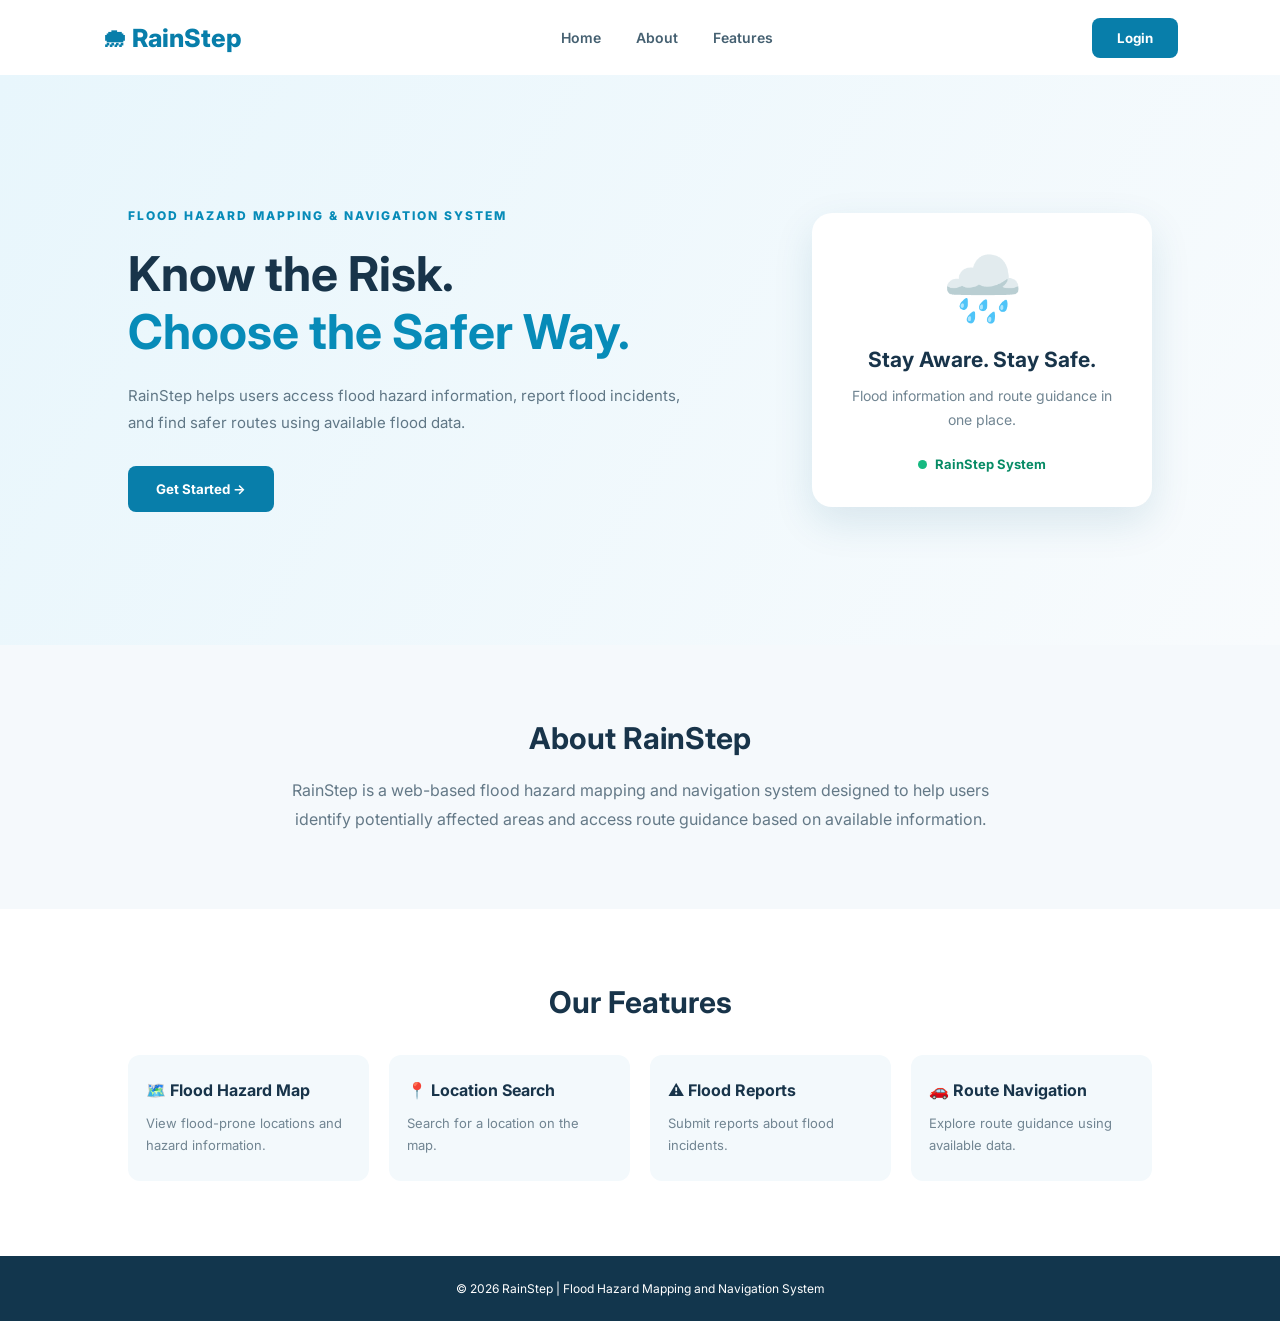
<file: index.html>
<!DOCTYPE html>
<html lang="en">
<head>
    <meta charset="UTF-8">
    <meta name="viewport" content="width=device-width, initial-scale=1.0">
    <title>RainStep | Flood Hazard Mapping</title>
    <link rel="stylesheet" href="style.css">
</head>
<body>

    <header class="navbar">
        <div class="logo">🌧 RainStep</div>
        <nav>
            <a href="#home">Home</a>
            <a href="#about">About</a>
            <a href="#features">Features</a>
        </nav>
        <button class="login-btn" onclick="showLogin()">Login</button>
    </header>

    <main class="hero" id="home">
        <div class="hero-content">
            <p class="tagline">FLOOD HAZARD MAPPING & NAVIGATION SYSTEM</p>
            <h1>Know the Risk.<br><span>Choose the Safer Way.</span></h1>
            <p>
                RainStep helps users access flood hazard information,
                report flood incidents, and find safer routes using
                available flood data.
            </p>
            <button class="start-btn" onclick="showLogin()">
                Get Started →
            </button>
        </div>

        <div class="hero-card">
            <div class="rain-icon">🌧️</div>
            <h2>Stay Aware. Stay Safe.</h2>
            <p>Flood information and route guidance in one place.</p>
            <div class="status">
                <span class="dot"></span> RainStep System
            </div>
        </div>
    </main>

    <section id="about" class="about">
        <h2>About RainStep</h2>
        <p>
            RainStep is a web-based flood hazard mapping and navigation
            system designed to help users identify potentially affected
            areas and access route guidance based on available information.
        </p>
    </section>

    <section id="features" class="features">
        <h2>Our Features</h2>
        <div class="feature-grid">
            <div class="feature-card">
                <h3>🗺️ Flood Hazard Map</h3>
                <p>View flood-prone locations and hazard information.</p>
            </div>
            <div class="feature-card">
                <h3>📍 Location Search</h3>
                <p>Search for a location on the map.</p>
            </div>
            <div class="feature-card">
                <h3>⚠️ Flood Reports</h3>
                <p>Submit reports about flood incidents.</p>
            </div>
            <div class="feature-card">
                <h3>🚗 Route Navigation</h3>
                <p>Explore route guidance using available data.</p>
            </div>
        </div>
    </section>

    <footer>
        <p>© 2026 RainStep | Flood Hazard Mapping and Navigation System</p>
    </footer>

    <script src="script.js"></script>
</body>
</html>
<script src="script.js" defer></script>
</file>
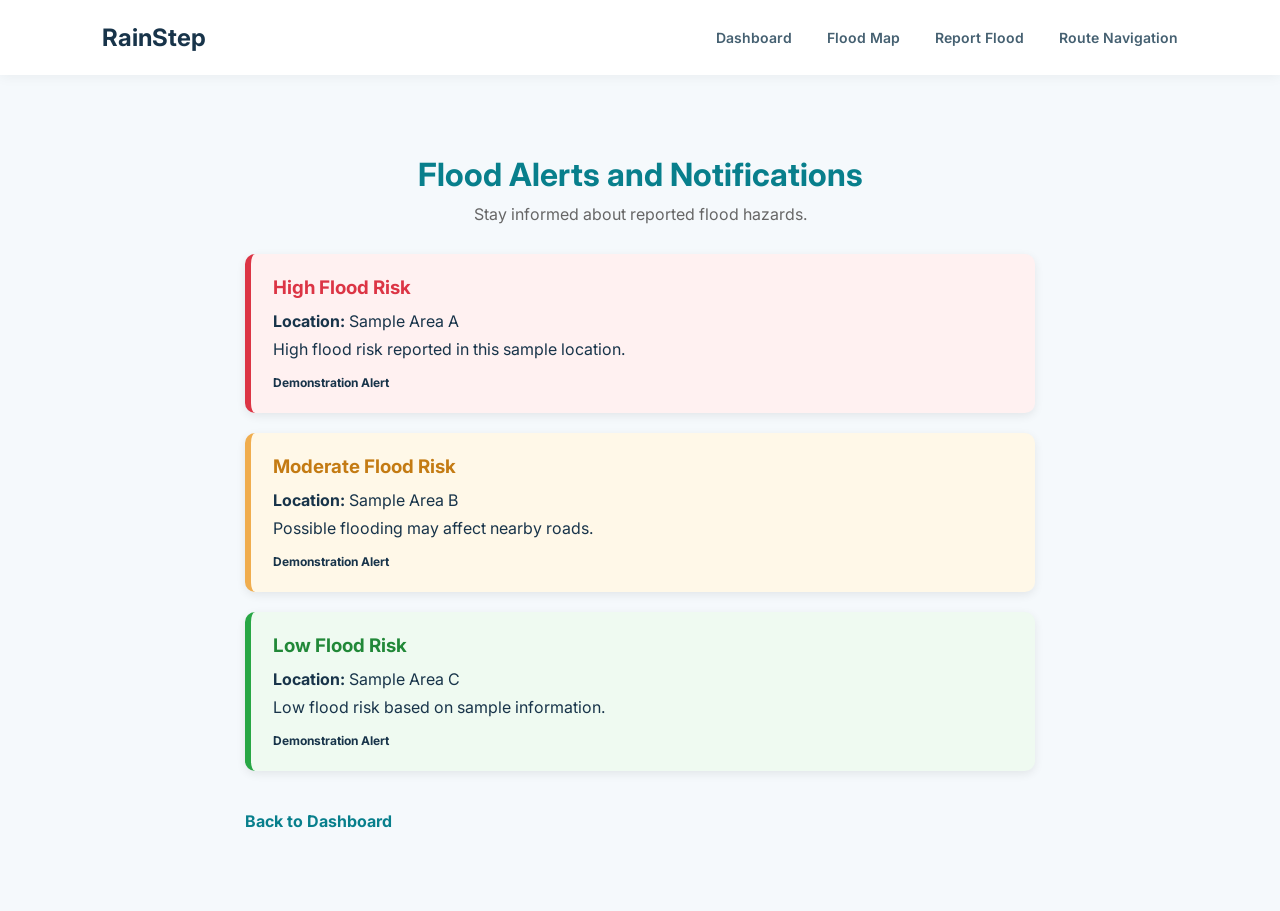
<file: alerts.html>
<!DOCTYPE html>
<html lang="en">
<head>
    <meta charset="UTF-8">
    <meta name="viewport" content="width=device-width, initial-scale=1.0">
    <title>RainStep | Flood Alerts</title>
    <link rel="stylesheet" href="style.css">
    <script src="script.js" defer></script>
</head>
<body>

    <header class="navbar">
        <h2>RainStep</h2>
        <nav>
            <a href="dashboard.html">Dashboard</a>
            <a href="map.html">Flood Map</a>
            <a href="report.html">Report Flood</a>
            <a href="route.html">Route Navigation</a>
        </nav>
    </header>

    <main class="alerts-page">
        <h1>Flood Alerts and Notifications</h1>
        <p>Stay informed about reported flood hazards.</p>

        <div class="alert-card high-alert">
            <h3>High Flood Risk</h3>
            <p><strong>Location:</strong> Sample Area A</p>
            <p>High flood risk reported in this sample location.</p>
            <span>Demonstration Alert</span>
        </div>

        <div class="alert-card moderate-alert">
            <h3>Moderate Flood Risk</h3>
            <p><strong>Location:</strong> Sample Area B</p>
            <p>Possible flooding may affect nearby roads.</p>
            <span>Demonstration Alert</span>
        </div>

        <div class="alert-card low-alert">
            <h3>Low Flood Risk</h3>
            <p><strong>Location:</strong> Sample Area C</p>
            <p>Low flood risk based on sample information.</p>
            <span>Demonstration Alert</span>
        </div>

        <a href="dashboard.html" class="back-link">Back to Dashboard</a>
    </main>

</body>
</html>
</file>
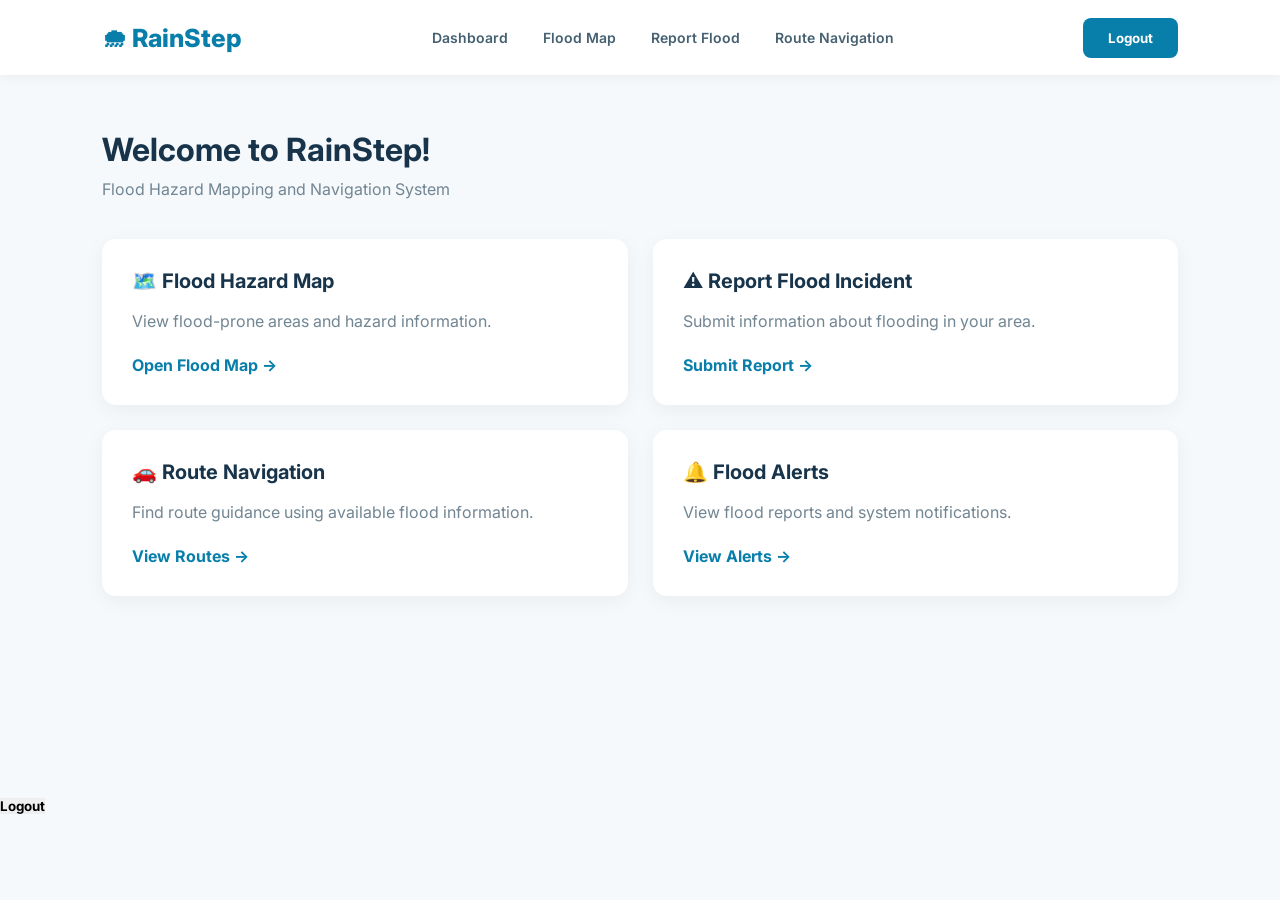
<file: dashboard.html>
<!DOCTYPE html>
<html lang="en">
<head>
    <meta charset="UTF-8">
    <meta name="viewport" content="width=device-width, initial-scale=1.0">
    <title>RainStep | Dashboard</title>
    <link rel="stylesheet" href="style.css">
</head>
<body>

    <header class="navbar">
        <div class="logo">🌧 RainStep</div>
        <nav>
            <a href="dashboard.html">Dashboard</a>
            <a href="map.html">Flood Map</a>
            <a href="report.html">Report Flood</a>
            <a href="route.html">Route Navigation</a>
        </nav>
        <button class="login-btn" onclick="logoutUser()">Logout</button>
    </header>

    <main class="dashboard">
        <h1>Welcome to RainStep!</h1>
        <p class="dashboard-subtitle">
            Flood Hazard Mapping and Navigation System
        </p>

        <div class="dashboard-grid">
            <div class="dashboard-card">
                <h2>🗺️ Flood Hazard Map</h2>
                <p>View flood-prone areas and hazard information.</p>
                <a href="map.html">Open Flood Map →</a>
            </div>

            <div class="dashboard-card">
                <h2>⚠️ Report Flood Incident</h2>
                <p>Submit information about flooding in your area.</p>
                <a href="report.html">Submit Report →</a>
            </div>

            <div class="dashboard-card">
                <h2>🚗 Route Navigation</h2>
                <p>Find route guidance using available flood information.</p>
                <a href="route.html">View Routes →</a>
            </div>

            <div class="dashboard-card">
                <h2>🔔 Flood Alerts</h2>
                <p>View flood reports and system notifications.</p>
                <a href="alerts.html">View Alerts →</a>
            </div>
        </div>
    </main>

    <script src="script.js"></script>
</body>
</html>
<button onclick="logoutUser()">Logout</button>
</file>
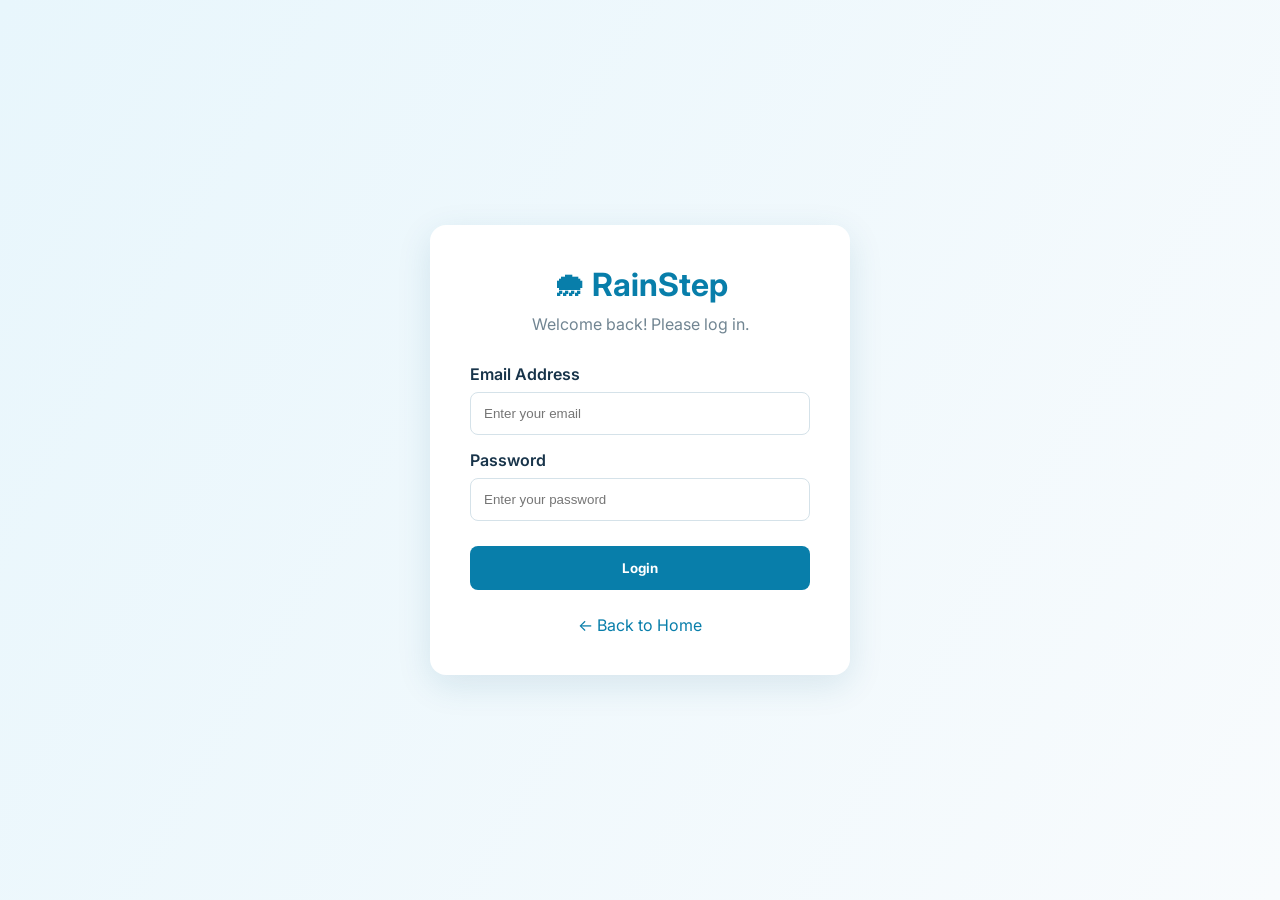
<file: login.html>
<!DOCTYPE html>
<html lang="en">
<head>
    <meta charset="UTF-8">
    <meta name="viewport" content="width=device-width, initial-scale=1.0">
    <title>RainStep | Login</title>
    <link rel="stylesheet" href="style.css">
</head>
<body>

    <div class="login-container">
        <div class="login-box">
            <h1>🌧 RainStep</h1>
            <p class="login-subtitle">Welcome back! Please log in.</p>

            <form onsubmit="loginUser(event)">
                <label>Email Address</label>
                <input type="email" id="email" placeholder="Enter your email" required>

                <label>Password</label>
                <input type="password" id="password" placeholder="Enter your password" required>

                <button type="submit" class="login-submit">Login</button>
            </form>

            <p class="back-home">
                <a href="index.html">← Back to Home</a>
            </p>
        </div>
    </div>

    <script src="script.js"></script>
</body>
</html>
</file>
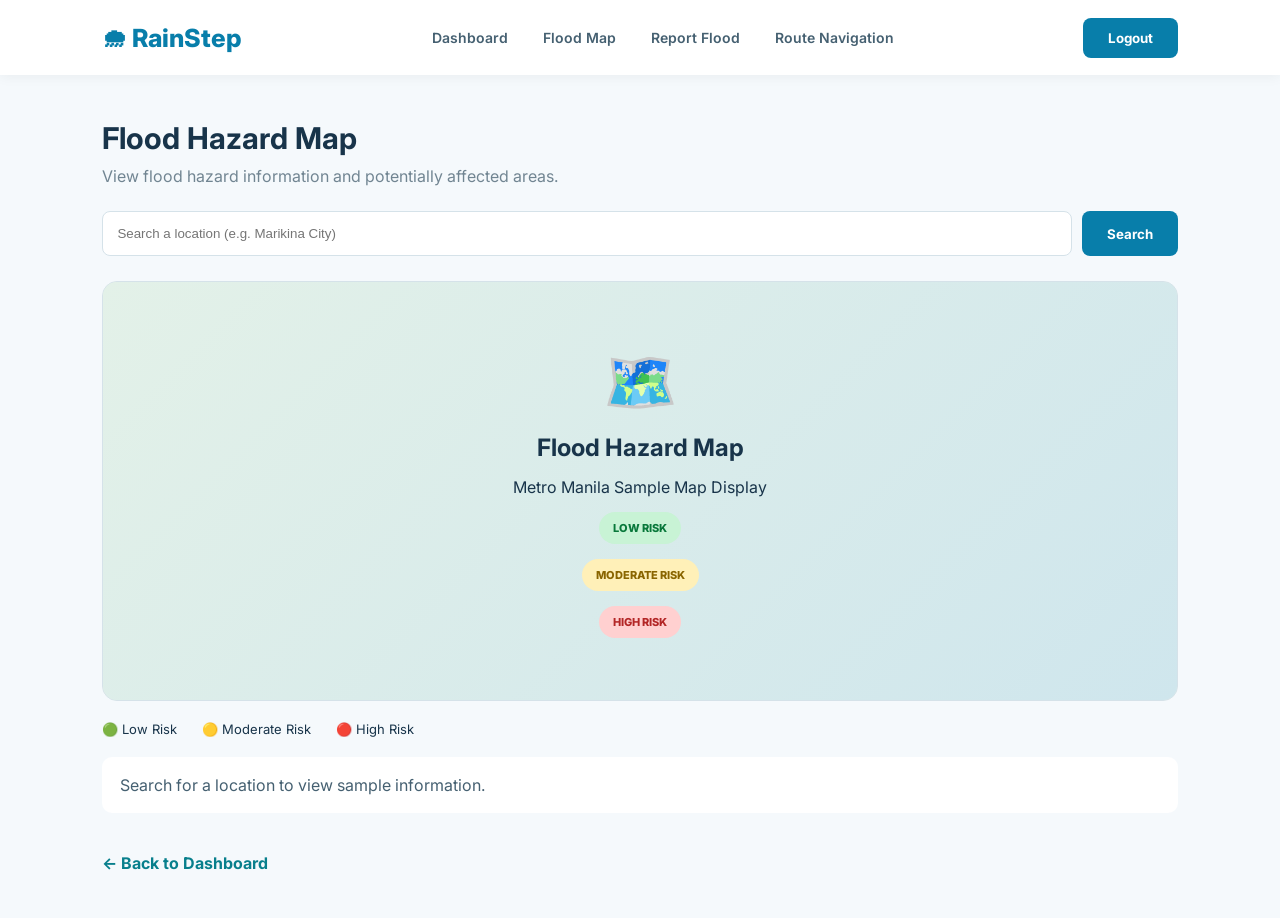
<file: map.html>
<!DOCTYPE html>
<html lang="en">
<head>
    <meta charset="UTF-8">
    <meta name="viewport" content="width=device-width, initial-scale=1.0">
    <title>RainStep | Flood Hazard Map</title>
    <link rel="stylesheet" href="style.css">
</head>
<body>

<header class="navbar">
    <div class="logo">🌧 RainStep</div>
    <nav>
        <a href="dashboard.html">Dashboard</a>
        <a href="map.html">Flood Map</a>
        <a href="report.html">Report Flood</a>
        <a href="route.html">Route Navigation</a>
    </nav>
    <button class="login-btn" onclick="logoutUser()">Logout</button>
</header>

<main class="map-page">
    <h1>Flood Hazard Map</h1>
    <p>View flood hazard information and potentially affected areas.</p>

    <div class="map-search">
        <input type="text" id="locationSearch"
        placeholder="Search a location (e.g. Marikina City)">
        <button onclick="searchLocation()">Search</button>
    </div>

    <div class="map-container">
        <div class="map-placeholder">
            <span>🗺️</span>
            <h2>Flood Hazard Map</h2>
            <p>Metro Manila Sample Map Display</p>

            <div class="risk-marker low">LOW RISK</div>
            <div class="risk-marker moderate">MODERATE RISK</div>
            <div class="risk-marker high">HIGH RISK</div>
        </div>
    </div>

    <div class="map-legend">
        <span>🟢 Low Risk</span>
        <span>🟡 Moderate Risk</span>
        <span>🔴 High Risk</span>
    </div>

    <div id="searchResult" class="search-result">
        Search for a location to view sample information.
    </div>

    <a href="dashboard.html" class="back-link">← Back to Dashboard</a>
</main>

<script src="script.js"></script>
</body>
</html>
</file>
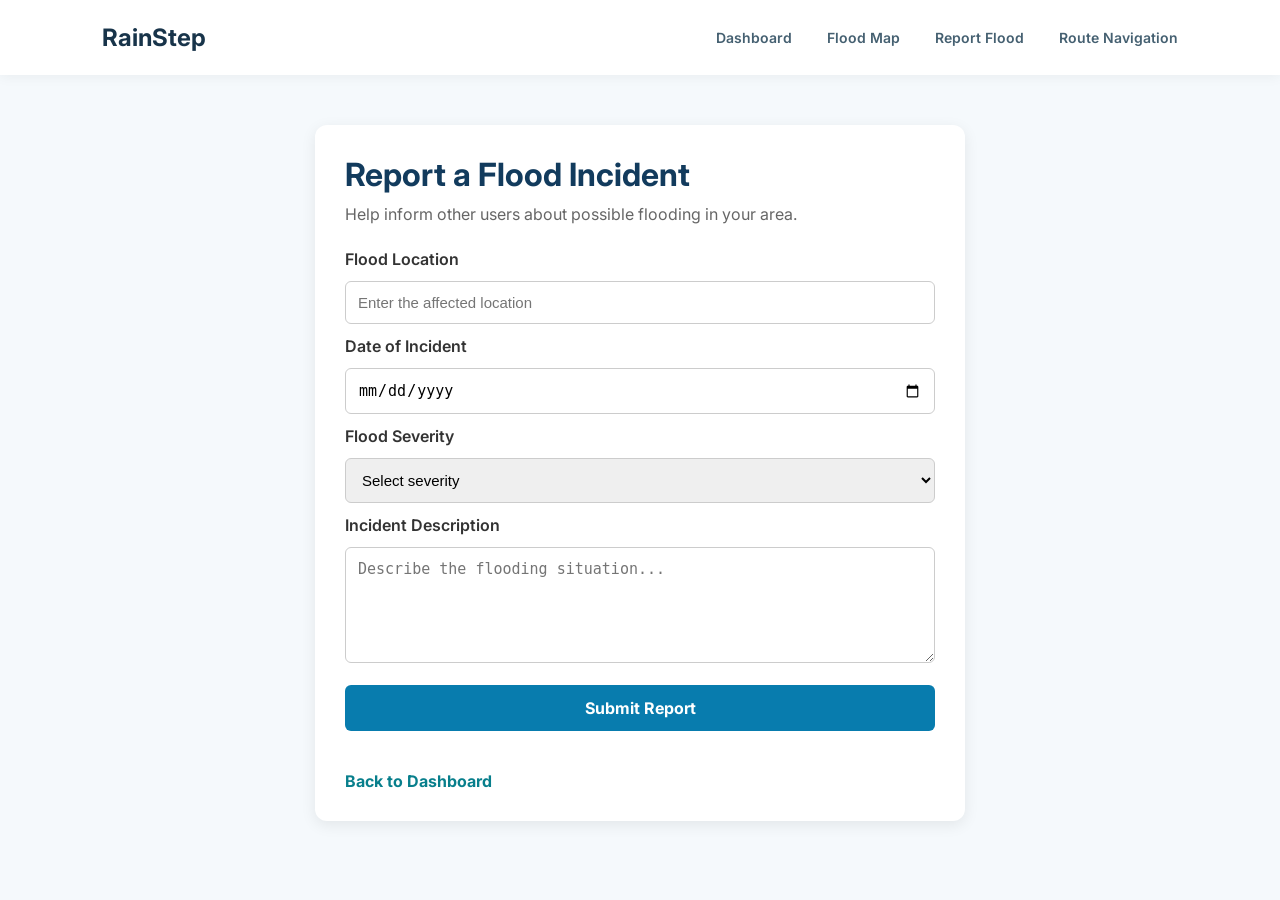
<file: report.html>
<!DOCTYPE html>
<html lang="en">
<head>
    <meta charset="UTF-8">
    <meta name="viewport" content="width=device-width, initial-scale=1.0">
    <title>Report Flood Incident | RainStep</title>
    <link rel="stylesheet" href="style.css">
</head>
<body>

    <header class="navbar">
        <h2>RainStep</h2>
        <nav>
            <a href="dashboard.html">Dashboard</a>
            <a href="map.html">Flood Map</a>
            <a href="report.html">Report Flood</a>
            <a href="route.html">Route Navigation</a>
        </nav>
    </header>

    <main class="report-container">
        <h1>Report a Flood Incident</h1>
        <p>Help inform other users about possible flooding in your area.</p>

        <form class="report-form" onsubmit="submitFloodReport(event)">

            <label for="reportLocation">Flood Location</label>
            <input type="text" id="reportLocation"
                   placeholder="Enter the affected location" required>

            <label for="reportDate">Date of Incident</label>
            <input type="date" id="reportDate" required>

            <label for="severity">Flood Severity</label>
            <select id="severity" required>
                <option value="">Select severity</option>
                <option value="Low">Low</option>
                <option value="Moderate">Moderate</option>
                <option value="High">High</option>
            </select>

            <label for="description">Incident Description</label>
            <textarea id="description"
                      placeholder="Describe the flooding situation..."
                      rows="5" required></textarea>

            <button type="submit">Submit Report</button>
        </form>

        <div id="reportResult"></div>

        <a href="dashboard.html" class="back-link">
            Back to Dashboard
        </a>
    </main>

    <script src="script.js"></script>
</body>
</html>
</file>
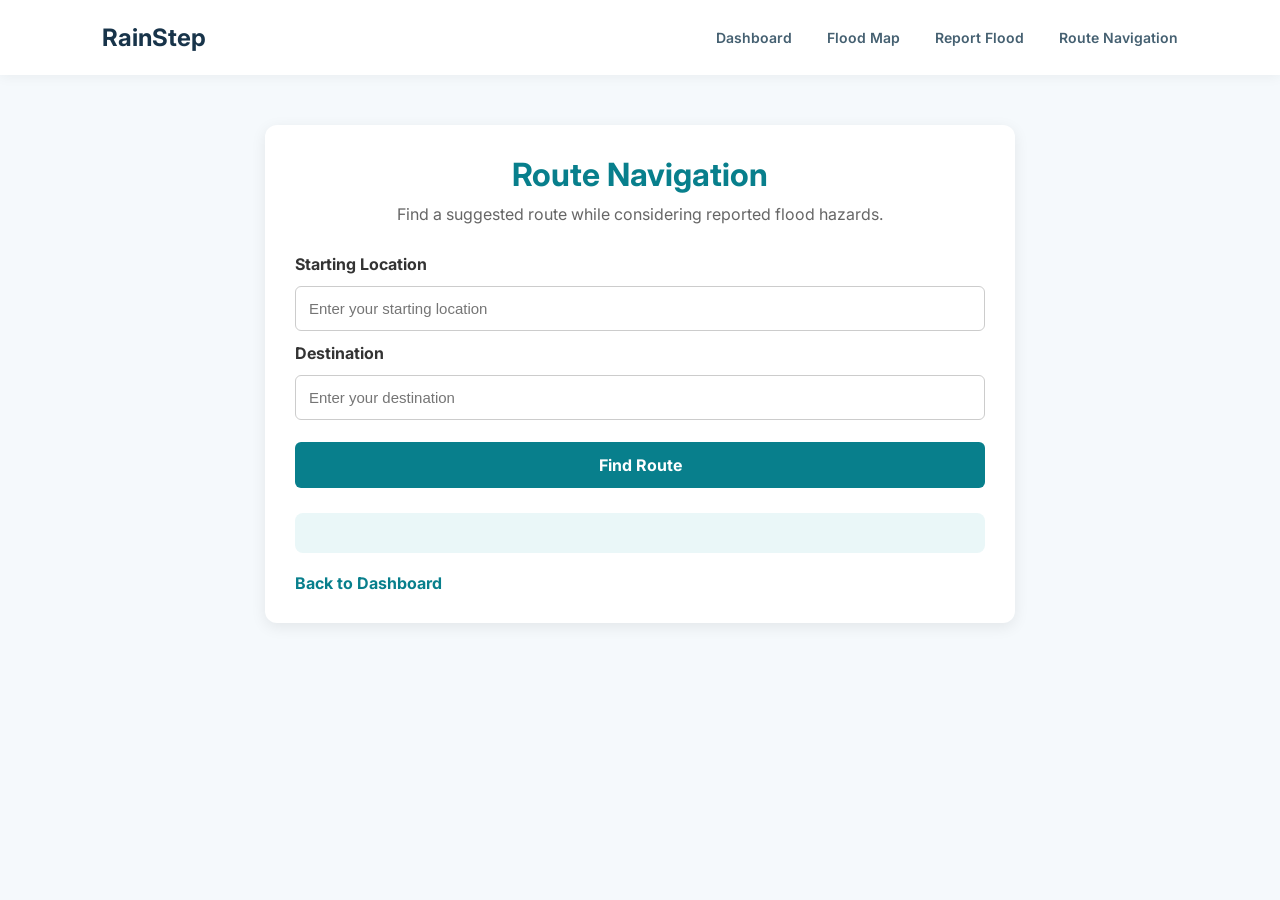
<file: route.html>
<!DOCTYPE html>
<html lang="en">
<head>
    <meta charset="UTF-8">
    <meta name="viewport" content="width=device-width, initial-scale=1.0">
    <title>RainStep | Route Navigation</title>
    <link rel="stylesheet" href="style.css">
    <script src="script.js" defer></script>
</head>
<body>

    <header class="navbar">
        <h2>RainStep</h2>
        <nav>
            <a href="dashboard.html">Dashboard</a>
            <a href="map.html">Flood Map</a>
            <a href="report.html">Report Flood</a>
            <a href="route.html">Route Navigation</a>
        </nav>
    </header>

    <main class="route-page">
        <h1>Route Navigation</h1>
        <p>Find a suggested route while considering reported flood hazards.</p>

        <form onsubmit="findRoute(event)" class="route-form">

            <label for="startLocation">Starting Location</label>
            <input type="text" id="startLocation"
                   placeholder="Enter your starting location" required>

            <label for="destination">Destination</label>
            <input type="text" id="destination"
                   placeholder="Enter your destination" required>

            <button type="submit">Find Route</button>
        </form>

        <div id="routeResult" class="route-result"></div>

        <a href="dashboard.html" class="back-link">Back to Dashboard</a>
    </main>

</body>
</html>
</file>
<file: style.css>
@import url('https://fonts.googleapis.com/css2?family=Inter:wght@400;500;600;700;800&display=swap');

* {
    margin: 0;
    padding: 0;
    box-sizing: border-box;
}

html {
    scroll-behavior: smooth;
}

body {
    font-family: 'Inter', sans-serif;
    background: #f5f9fc;
    color: #18344a;
}

.navbar {
    height: 75px;
    padding: 0 8%;
    display: flex;
    align-items: center;
    justify-content: space-between;
    background: white;
    box-shadow: 0 2px 12px rgba(0,0,0,0.05);
}

.logo {
    font-size: 25px;
    font-weight: 800;
    color: #087eaa;
}

nav {
    display: flex;
    gap: 35px;
}

nav a {
    text-decoration: none;
    color: #456071;
    font-size: 14px;
    font-weight: 600;
}

nav a:hover {
    color: #078bb8;
}

button {
    border: none;
    cursor: pointer;
    font-family: inherit;
    font-weight: 700;
}

.login-btn {
    background: #087eaa;
    color: white;
    padding: 12px 25px;
    border-radius: 8px;
}

.hero {
    min-height: 570px;
    padding: 80px 10%;
    display: flex;
    align-items: center;
    justify-content: space-between;
    gap: 50px;
    background: linear-gradient(120deg, #e8f6fc, #f8fbfd);
}

.hero-content {
    max-width: 580px;
}

.tagline {
    color: #078bb8;
    font-size: 12px;
    font-weight: 800;
    letter-spacing: 2px;
    margin-bottom: 22px;
}

.hero h1 {
    font-size: 48px;
    line-height: 1.2;
    margin-bottom: 22px;
}

.hero h1 span {
    color: #078bb8;
}

.hero-content > p:not(.tagline) {
    color: #607786;
    line-height: 1.8;
    font-size: 15px;
}

.start-btn {
    margin-top: 30px;
    padding: 15px 28px;
    background: #087eaa;
    color: white;
    border-radius: 8px;
}

.start-btn:hover,
.login-btn:hover {
    background: #056487;
}

.hero-card {
    width: 340px;
    min-height: 280px;
    padding: 35px;
    background: white;
    border-radius: 20px;
    box-shadow: 0 15px 40px rgba(20,90,120,0.12);
    text-align: center;
}

.rain-icon {
    font-size: 65px;
    margin-bottom: 20px;
}

.hero-card h2 {
    font-size: 21px;
    margin-bottom: 12px;
}

.hero-card p {
    color: #718592;
    font-size: 14px;
    line-height: 1.7;
}

.status {
    margin-top: 25px;
    color: #078b65;
    font-size: 13px;
    font-weight: 700;
}

.dot {
    display: inline-block;
    width: 9px;
    height: 9px;
    background: #16b981;
    border-radius: 50%;
    margin-right: 5px;
}

.about,
.features {
    padding: 75px 10%;
    text-align: center;
}

.about h2,
.features h2 {
    font-size: 30px;
    margin-bottom: 20px;
}

.about p {
    max-width: 750px;
    margin: auto;
    color: #647987;
    line-height: 1.8;
}

.features {
    background: white;
}

.feature-grid {
    display: grid;
    grid-template-columns: repeat(4, 1fr);
    gap: 20px;
    margin-top: 35px;
}

.feature-card {
    padding: 25px 18px;
    background: #f3f9fc;
    border-radius: 12px;
    text-align: left;
}

.feature-card h3 {
    font-size: 16px;
    margin-bottom: 12px;
}

.feature-card p {
    color: #718592;
    font-size: 13px;
    line-height: 1.7;
}

footer {
    padding: 25px;
    background: #12364d;
    color: white;
    text-align: center;
    font-size: 12px;
}

@media (max-width: 800px) {
    .hero {
        flex-direction: column;
        text-align: center;
    }

    .hero h1 {
        font-size: 36px;
    }

    .feature-grid {
        grid-template-columns: repeat(2, 1fr);
    }

    nav {
        gap: 12px;
    }
}

@media (max-width: 500px) {
    .navbar {
        padding: 15px 5%;
        height: auto;
        flex-wrap: wrap;
        gap: 15px;
    }

    .feature-grid {
        grid-template-columns: 1fr;
    }

    .hero-card {
        width: 100%;
    }
}

.login-container {
    min-height: 100vh;
    display: flex;
    justify-content: center;
    align-items: center;
    background: linear-gradient(120deg, #e8f6fc, #f8fbfd);
    padding: 20px;
}

.login-box {
    width: 100%;
    max-width: 420px;
    background: white;
    padding: 40px;
    border-radius: 16px;
    box-shadow: 0 10px 35px rgba(20,90,120,0.12);
}

.login-box h1 {
    color: #087eaa;
    text-align: center;
    margin-bottom: 10px;
}

.login-subtitle {
    text-align: center;
    color: #718592;
    margin-bottom: 30px;
}

.login-box label {
    display: block;
    margin: 15px 0 8px;
    font-weight: 600;
}

.login-box input {
    width: 100%;
    padding: 13px;
    border: 1px solid #d5e2e9;
    border-radius: 8px;
    outline: none;
}

.login-submit {
    width: 100%;
    padding: 14px;
    margin-top: 25px;
    background: #087eaa;
    color: white;
    border-radius: 8px;
}

.back-home {
    text-align: center;
    margin-top: 25px;
}

.back-home a {
    color: #087eaa;
    text-decoration: none;
}

.dashboard {
    padding: 55px 8%;
    min-height: 80vh;
}

.dashboard h1 {
    font-size: 32px;
    color: #18344a;
}

.dashboard-subtitle {
    color: #718592;
    margin-top: 10px;
}

.dashboard-grid {
    display: grid;
    grid-template-columns: repeat(2, 1fr);
    gap: 25px;
    margin-top: 40px;
}

.dashboard-card {
    background: white;
    padding: 30px;
    border-radius: 14px;
    box-shadow: 0 5px 20px rgba(0,0,0,0.05);
}

.dashboard-card h2 {
    margin-bottom: 15px;
    font-size: 20px;
}

.dashboard-card p {
    color: #718592;
    line-height: 1.7;
    margin-bottom: 20px;
}

.dashboard-card a {
    color: #087eaa;
    text-decoration: none;
    font-weight: 700;
}

@media (max-width: 700px) {
    .dashboard-grid {
        grid-template-columns: 1fr;
    }
}

.map-page {
    padding: 45px 8%;
}

.map-page h1 {
    font-size: 30px;
    margin-bottom: 10px;
}

.map-page > p {
    color: #718592;
}

.map-search {
    display: flex;
    gap: 10px;
    margin: 25px 0;
}

.map-search input {
    flex: 1;
    padding: 14px;
    border: 1px solid #d5e2e9;
    border-radius: 8px;
}

.map-search button {
    background: #087eaa;
    color: white;
    padding: 0 25px;
    border-radius: 8px;
}

.map-container {
    height: 420px;
    background: #e4f1e8;
    border-radius: 15px;
    overflow: hidden;
    border: 1px solid #d5e2e9;
}

.map-placeholder {
    height: 100%;
    display: flex;
    flex-direction: column;
    align-items: center;
    justify-content: center;
    gap: 15px;
    background: linear-gradient(135deg, #e3f1e8, #cfe6ed);
    position: relative;
}

.map-placeholder > span {
    font-size: 60px;
}

.risk-marker {
    padding: 9px 14px;
    border-radius: 20px;
    font-size: 11px;
    font-weight: 800;
}

.low { background: #c8f3d5; color: #08783a; }
.moderate { background: #fff0b8; color: #8a6500; }
.high { background: #ffd0d0; color: #b32626; }

.map-legend {
    display: flex;
    gap: 25px;
    flex-wrap: wrap;
    margin: 20px 0;
    font-size: 13px;
}

.search-result {
    padding: 18px;
    background: white;
    border-radius: 10px;
    margin-bottom: 20px;
    color: #456071;
}

.back-link {
    color: #087eaa;
    text-decoration: none;
    font-weight: 700;
}

/* REPORT FLOOD PAGE */
.report-container {
    max-width: 650px;
    margin: 50px auto;
    padding: 30px;
    background: white;
    border-radius: 12px;
    box-shadow: 0 4px 15px rgba(0, 0, 0, 0.08);
}

.report-container h1 {
    color: #123b5d;
    margin-bottom: 10px;
}

.report-container p {
    color: #666;
    margin-bottom: 25px;
}

.report-form {
    display: flex;
    flex-direction: column;
    gap: 12px;
}

.report-form label {
    font-weight: 600;
    color: #333;
}

.report-form input,
.report-form select,
.report-form textarea {
    width: 100%;
    padding: 12px;
    border: 1px solid #ccc;
    border-radius: 6px;
    font-size: 15px;
    box-sizing: border-box;
}

.report-form button {
    padding: 13px;
    background: #087cae;
    color: white;
    border: none;
    border-radius: 6px;
    cursor: pointer;
    font-size: 16px;
    margin-top: 10px;
}

.report-form button:hover {
    background: #05638c;
}

#reportResult {
    margin-top: 20px;
    line-height: 1.6;
}

.report-success {
    padding: 15px;
    background: #e8f7ed;
    color: #216b39;
    border-radius: 8px;
}
/* ROUTE NAVIGATION PAGE */

.route-page {
    max-width: 750px;
    margin: 50px auto;
    padding: 30px;
    background: white;
    border-radius: 12px;
    box-shadow: 0 4px 15px rgba(0,0,0,0.08);
}

.route-page h1 {
    color: #087f8c;
    text-align: center;
    margin-bottom: 10px;
}

.route-page > p {
    text-align: center;
    color: #666;
    margin-bottom: 30px;
}

.route-form {
    display: flex;
    flex-direction: column;
    gap: 12px;
}

.route-form label {
    font-weight: bold;
    color: #333;
}

.route-form input {
    padding: 13px;
    border: 1px solid #ccc;
    border-radius: 6px;
    font-size: 15px;
}

.route-form button {
    padding: 13px;
    background: #087f8c;
    color: white;
    border: none;
    border-radius: 6px;
    cursor: pointer;
    font-size: 16px;
    margin-top: 10px;
}

.route-form button:hover {
    background: #066570;
}

.route-result {
    margin-top: 25px;
    padding: 20px;
    background: #eaf7f8;
    border-radius: 8px;
    line-height: 1.7;
}

.back-link {
    display: inline-block;
    margin-top: 20px;
    color: #087f8c;
    text-decoration: none;
}
/* FLOOD ALERTS PAGE */

.alerts-page {
    max-width: 850px;
    margin: 50px auto;
    padding: 30px;
}

.alerts-page h1 {
    text-align: center;
    color: #087f8c;
    margin-bottom: 10px;
}

.alerts-page > p {
    text-align: center;
    color: #666;
    margin-bottom: 30px;
}

.alert-card {
    padding: 22px;
    margin-bottom: 20px;
    border-radius: 10px;
    border-left: 6px solid;
    background: white;
    box-shadow: 0 3px 10px rgba(0,0,0,0.08);
}

.alert-card h3 {
    margin-bottom: 12px;
}

.alert-card p {
    margin-bottom: 8px;
}

.alert-card span {
    display: inline-block;
    margin-top: 8px;
    font-size: 12px;
    font-weight: bold;
}

.high-alert {
    border-color: #dc3545;
    background: #fff1f1;
}

.high-alert h3 {
    color: #dc3545;
}

.moderate-alert {
    border-color: #f0ad4e;
    background: #fff8e8;
}

.moderate-alert h3 {
    color: #c47b13;
}

.low-alert {
    border-color: #28a745;
    background: #effaf1;
}

.low-alert h3 {
    color: #218838;
}
</file>
